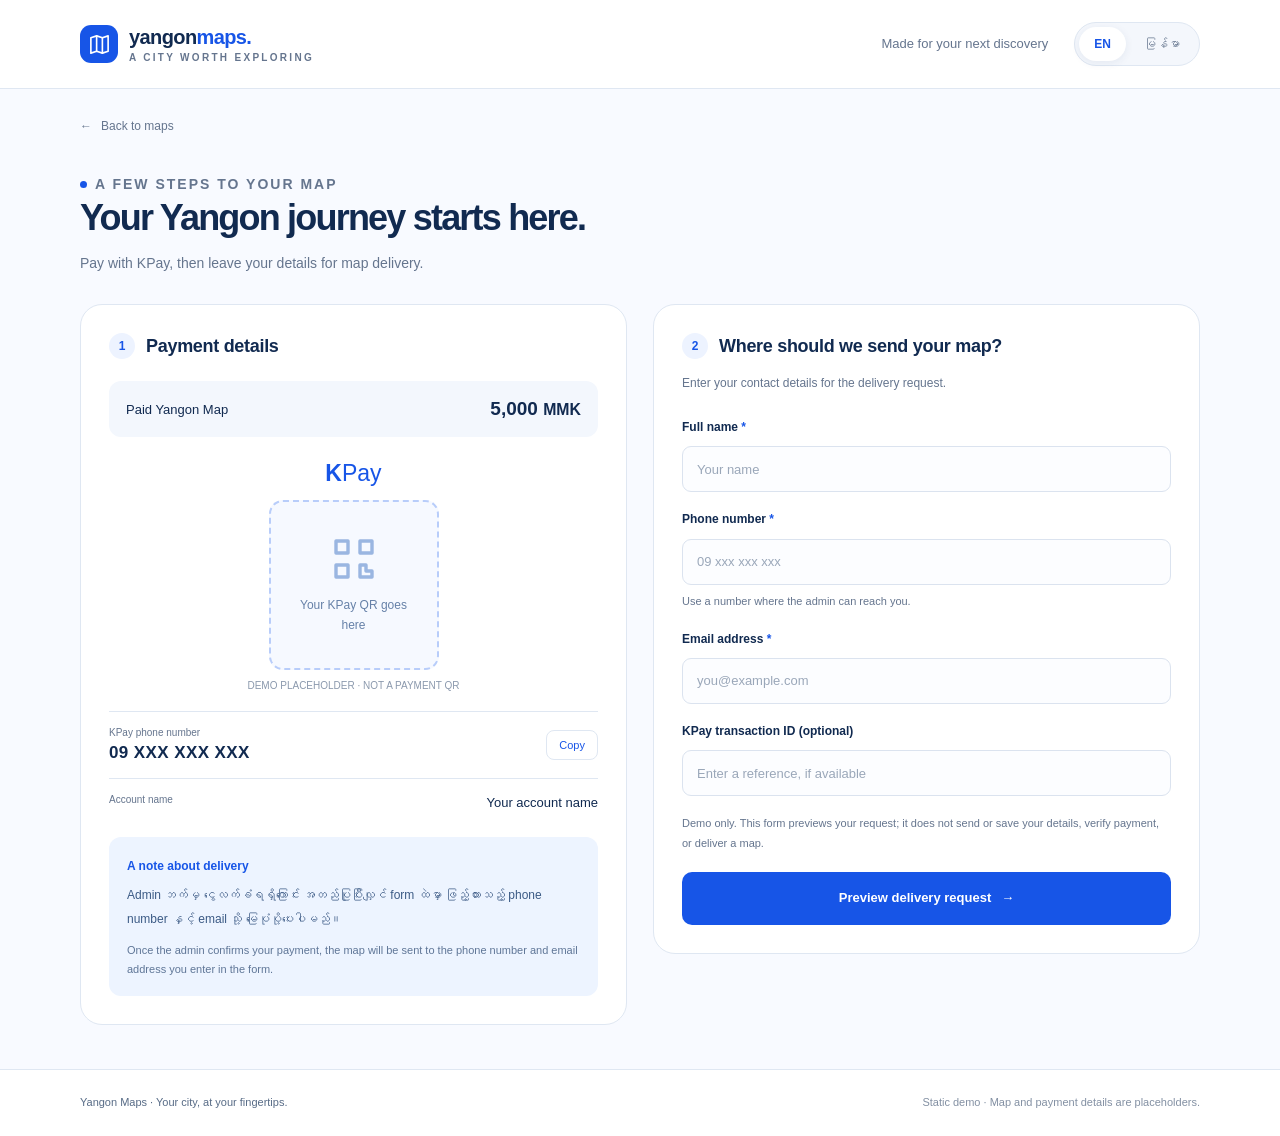
<file: checkout.html>
<!doctype html>
<html lang="en"><head><meta charset="utf-8"><meta name="viewport" content="width=device-width, initial-scale=1"><meta name="theme-color" content="#1755e7"><meta name="description" content="Explore the Yangon Maps static demo. Download a sample map or preview a KPay map purchase in English and Myanmar."><title>KPay checkout | Yangon Maps</title><link rel="icon" href="assets/favicon.svg" type="image/svg+xml"><link rel="stylesheet" href="styles.css"><script src="config.js" defer></script><script src="app.js" defer></script></head><body data-page="checkout"><header class="site-header"><div class="container header-inner"><a class="brand" href="index.html" aria-label="Yangon Maps home"><span class="brand-mark"><svg viewBox="0 0 24 24" fill="none" stroke="currentColor" stroke-width="1.7" stroke-linecap="round" stroke-linejoin="round" aria-hidden="true"><path d="m3 5 6-2 6 2 6-2v16l-6 2-6-2-6 2V5Z"/><path d="M9 3v16M15 5v16"/></svg></span><span>yangon<span style="color:var(--blue)">maps.</span><span class="brand-sub">A CITY WORTH EXPLORING</span></span></a><div class="header-right"><span data-i18n="headerNote" class="header-note">Made for your next discovery</span><div class="language-switch" role="group" aria-label="Website language"><button type="button" data-language="en" lang="en" aria-pressed="true">EN</button><button type="button" data-language="my" lang="my" aria-pressed="false">မြန်မာ</button></div></div></div></header><noscript><div class="noscript">Enable JavaScript for language switching and the checkout demo. You can <a href="assets/yangon-demo-map.svg" download>download the sample map here</a>.</div></noscript><main class="container"><a class="back-link" href="index.html"><span aria-hidden="true">←</span><span data-i18n="back">Back to maps</span></a><div class="page-heading"><p class="eyebrow" data-i18n="checkoutEyebrow">A FEW STEPS TO YOUR MAP</p><h1 data-i18n="checkoutTitle">Your Yangon journey starts here.</h1><p data-i18n="checkoutSubtitle">Pay with KPay, then leave your details for map delivery.</p></div><div class="checkout-grid"><section class="panel" aria-labelledby="payment-title"><h2 class="section-heading" id="payment-title"><span class="step">1</span><span data-i18n="paymentTitle" >Payment details</span></h2><div class="payment-summary"><span data-i18n="paidTitle" >Paid Yangon Map</span><strong><span data-price>5,000</span> <small>MMK</small></strong></div><div class="qr-area"><div class="kpay-brand">K<span>Pay</span></div><div class="qr-placeholder" id="qr-placeholder"><svg viewBox="0 0 24 24" fill="none" stroke="currentColor" stroke-width="1.7" stroke-linecap="round" stroke-linejoin="round" aria-hidden="true"><path d="M3 3h6v6H3zM15 3h6v6h-6zM3 15h6v6H3zM15 15h3v3h3v3h-6z"/></svg><span data-i18n="qrPlaceholder" >Your KPay QR goes here</span></div><img id="kpay-qr" class="qr-image" alt="KPay payment QR code" hidden><p class="demo-label" data-i18n="qrDemo" id="qr-demo">DEMO PLACEHOLDER · NOT A PAYMENT QR</p></div><div class="account-row"><div><small data-i18n="phoneLabel">KPay phone number</small><strong data-kpay-phone>09 XXX XXX XXX</strong></div><button type="button" class="copy-button" id="copy-phone" data-i18n="copy">Copy</button></div><div class="account-row"><small data-i18n="accountLabel">Account name</small><span data-kpay-name>Your account name</span></div><div class="notice"><span class="notice-title" data-i18n="noticeTitle">A note about delivery</span><p lang="my">Admin ဘက်မှ ငွေလက်ခံရရှိကြောင်း အတည်ပြုပြီးလျှင် form ထဲမှာ ဖြည့်ထားသည့် phone number နှင့် email သို့ မြေပုံပို့ပေးပါမည်။</p><p class="notice-en" id="notice-en">Once the admin confirms your payment, the map will be sent to the phone number and email address you enter in the form.</p></div><p class="sr-only" id="copy-status" role="status"></p></section><section class="panel" aria-labelledby="delivery-title"><h2 class="section-heading" id="delivery-title"><span class="step">2</span><span data-i18n="deliveryTitle" >Where should we send your map?</span></h2><p class="form-intro" data-i18n="formIntro">Enter your contact details for the delivery request.</p><form id="order-form"><div class="field"><label for="customer-name"><span data-i18n="nameLabel">Full name</span> <span class="required">*</span></label><input id="customer-name" name="name" type="text" autocomplete="name" maxlength="100" required placeholder="Your name" data-i18n-placeholder="namePlaceholder"></div><div class="field"><label for="customer-phone"><span data-i18n="customerPhone">Phone number</span> <span class="required">*</span></label><input id="customer-phone" name="phone" type="tel" inputmode="tel" autocomplete="tel" maxlength="24" required placeholder="09 xxx xxx xxx" aria-describedby="phone-help"><p class="field-help" id="phone-help" data-i18n="phoneHelp">Use a number where the admin can reach you.</p></div><div class="field"><label for="customer-email"><span data-i18n="emailLabel">Email address</span> <span class="required">*</span></label><input id="customer-email" name="email" type="email" autocomplete="email" maxlength="254" required placeholder="you@example.com"></div><div class="field"><label for="transaction"><span data-i18n="transactionLabel">KPay transaction ID (optional)</span></label><input id="transaction" name="transaction" type="text" maxlength="80" placeholder="Enter a reference, if available" data-i18n-placeholder="transactionPlaceholder"></div><p class="form-demo" data-i18n="formDemo">Demo only. This form previews your request; it does not send or save your details, verify payment, or deliver a map.</p><button class="button" type="submit"><span data-i18n="submit">Preview delivery request</span><span aria-hidden="true">→</span></button></form><div class="success-box" id="form-success" tabindex="-1" role="status" hidden><h3 data-i18n="successTitle">Your demo request is ready.</h3><p data-i18n="successBody">Your details passed validation. Nothing has been sent or saved. On a live website, the admin would review the payment before sending your map.</p><button type="button" class="copy-button" id="edit-details" style="margin-top:15px" data-i18n="edit">Edit details</button></div></section></div></main><footer class="site-footer"><div class="container footer-inner"><strong data-i18n="footerBrand">Yangon Maps · Your city, at your fingertips.</strong><span data-i18n="footerDemo">Static demo · Map and payment details are placeholders.</span></div></footer></body></html>
</file>
<file: styles.css>
@charset "UTF-8";
:root{--blue:#1755e7;--navy:#112a50;--muted:#65758e;--line:#dfe7f2;--light:#f3f7fd;--white:#fff;--radius:22px;font-family:Inter,-apple-system,BlinkMacSystemFont,"Segoe UI","Myanmar Text","Noto Sans Myanmar",sans-serif;color:var(--navy);background:#f8faff;font-synthesis:none}
*{box-sizing:border-box}body{margin:0}a{color:inherit;text-decoration:none}button,input{font:inherit}button,a,input{-webkit-tap-highlight-color:transparent}button{cursor:pointer}button:disabled{cursor:default}button,a,input{outline-offset:5px}:focus-visible{outline:3px solid #91b3ff}[hidden]{display:none!important}.container{width:min(1120px,calc(100% - 48px));margin:auto}.site-header{border-bottom:1px solid var(--line);background:rgba(255,255,255,.94)}.header-inner{min-height:88px;display:flex;align-items:center;justify-content:space-between;gap:16px}.brand{display:flex;align-items:center;gap:11px;font-weight:750;font-size:20px;letter-spacing:-.6px}.brand-mark{width:38px;height:38px;border-radius:11px;background:var(--blue);display:grid;place-items:center;color:white}.brand-mark svg{width:23px;height:23px}.brand-sub{font-size:10px;display:block;letter-spacing:2.3px;color:var(--muted);margin-top:3px;font-weight:600}.header-right{display:flex;align-items:center;gap:26px}.header-note{font-size:13px;color:var(--muted)}.language-switch{border:1px solid var(--line);border-radius:100px;background:#f4f7fc;padding:4px;display:flex;gap:3px}.language-switch button{border:0;background:transparent;border-radius:100px;padding:9px 15px;font-size:12px;font-weight:650;color:var(--muted);line-height:1.4}.language-switch button[aria-pressed=true]{background:white;color:var(--blue);box-shadow:0 2px 8px #18376713}.intro{padding:52px 0 32px;display:flex;justify-content:space-between;align-items:flex-end;gap:28px}.eyebrow{font-size:11px;font-weight:750;letter-spacing:2px;text-transform:uppercase;color:var(--blue);margin:0 0 14px;display:flex;align-items:center;gap:8px}.eyebrow:before{content:"";width:7px;height:7px;background:var(--blue);border-radius:50%}h1{font-size:clamp(30px,4.6vw,50px);letter-spacing:-1.8px;line-height:1.14;margin:0;font-weight:700}h1 span{color:var(--blue)}.intro-copy{max-width:300px;color:var(--muted);font-size:14px;line-height:1.8;margin:0 0 3px}.cards{display:grid;grid-template-columns:1fr 1fr;gap:26px}.map-card{border:1px solid var(--line);border-radius:var(--radius);overflow:hidden;background:white;box-shadow:0 8px 30px #203e7005}.map-card.premium{border-color:#b8cdfa}.map-preview{height:227px;position:relative;overflow:hidden;background:#eef4fa;border-bottom:1px solid var(--line)}.map-preview>img{width:100%;height:100%;object-fit:cover;object-position:50% 48%;display:block}.map-preview.paid-preview{background:#dbe8ff}.paid-preview>img{filter:saturate(1.5);transform:scale(1.08)}.preview-tag{position:absolute;left:20px;top:19px;background:white;border:1px solid #e6edf6;border-radius:7px;padding:7px 10px;font-size:10px;letter-spacing:1.2px;font-weight:750;color:#4d6683;box-shadow:0 2px 8px #203e7006}.preview-tag.blue{color:var(--blue)}.map-caption{position:absolute;right:15px;bottom:12px;color:#496585;background:#ffffffde;padding:5px 8px;font-size:9px;border-radius:5px}.pin{position:absolute;top:92px;left:48%;width:37px;height:37px;border:4px solid white;background:var(--blue);box-shadow:0 5px 16px #1954c94d;border-radius:50% 50% 50% 0;transform:rotate(-45deg)}.pin:after{content:"";position:absolute;inset:9px;background:white;border-radius:50%}.pin.second{top:145px;left:68%;width:27px;height:27px;border-width:3px}.pin.second:after{inset:6px}.card-content{padding:27px 28px 26px}.card-heading{display:flex;justify-content:space-between;align-items:center;gap:10px}.card-heading h2{font-size:23px;letter-spacing:-.6px;margin:0}.price{font-size:22px;font-weight:750;white-space:nowrap;letter-spacing:-.6px}.price small{font-size:10px;color:var(--muted);letter-spacing:.5px;font-weight:650}.card-description{font-size:13px;color:var(--muted);line-height:1.8;margin:12px 0 18px;min-height:46px}.features{list-style:none;padding:0;margin:0 0 23px;display:grid;gap:10px;font-size:12px;color:#4a607c}.features li{display:flex;align-items:center;gap:9px}.check{color:var(--blue);font-size:14px}.button{display:flex;align-items:center;justify-content:center;gap:10px;border:1px solid transparent;background:var(--blue);color:white;padding:15px 18px;border-radius:10px;font-size:13px;font-weight:650;min-height:49px;transition:background .18s,transform .18s;width:100%;line-height:1.6}.button:hover{background:#1046c7;transform:translateY(-1px)}.button.secondary{background:#edf3ff;color:var(--blue);border-color:#d7e4ff}.button.secondary:hover{background:#e2ecff}.button svg{width:17px;height:17px;flex-shrink:0}.button .arrow{margin-left:auto}.card-footnote{text-align:center;margin:12px 0 0;color:#7e8ca0;font-size:10px;line-height:1.7}.info-strip{display:flex;justify-content:center;gap:42px;margin:32px 0 46px;color:var(--muted);font-size:12px;flex-wrap:wrap}.info-strip span{display:flex;align-items:center;gap:8px}.info-strip svg{width:17px;height:17px;color:var(--blue)}.site-footer{border-top:1px solid var(--line);padding:23px 0;background:white}.footer-inner{display:flex;justify-content:space-between;gap:16px;color:#8390a3;font-size:11px;line-height:1.8}.footer-inner strong{color:#576b86;font-weight:500}.back-link{display:inline-flex;gap:9px;align-items:center;color:var(--muted);font-size:12px;margin:30px 0 26px}.back-link:hover{color:var(--blue)}.page-heading{margin-bottom:28px}.page-heading h1{font-size:36px}.page-heading p{font-size:14px;color:var(--muted);margin:13px 0 0;line-height:1.8}.checkout-grid{display:grid;grid-template-columns:1fr 1fr;gap:26px;align-items:start;margin-bottom:44px}.panel{border:1px solid var(--line);border-radius:var(--radius);padding:28px;background:white}.section-heading{display:flex;align-items:center;gap:11px;font-size:18px;margin:0 0 22px;letter-spacing:-.3px}.step{display:grid;place-items:center;flex-shrink:0;width:26px;height:26px;border-radius:50%;background:#edf3ff;color:var(--blue);font-size:12px}.payment-summary{display:flex;justify-content:space-between;align-items:center;background:var(--light);border-radius:12px;padding:17px;font-size:13px}.payment-summary strong{font-size:19px}.qr-area{display:flex;flex-direction:column;align-items:center;margin:23px 0 20px}.kpay-brand{font-weight:800;font-size:23px;color:var(--blue);margin-bottom:13px}.kpay-brand span{font-weight:500}.qr-placeholder{width:170px;height:170px;display:flex;flex-direction:column;justify-content:center;align-items:center;gap:12px;text-align:center;border:2px dashed #b8cdfa;border-radius:14px;padding:20px;background:#f6f9ff;color:#6681a8;font-size:12px;line-height:1.7}.qr-placeholder svg{width:48px;height:48px;stroke:#9ab6e1}.qr-image{width:190px;height:190px;object-fit:contain;border:1px solid var(--line);border-radius:12px;padding:8px}.demo-label{font-size:10px;color:#8b99ad;margin:10px 0 0}.account-row{padding:15px 0;display:flex;align-items:center;justify-content:space-between;gap:14px;border-top:1px solid var(--line);font-size:13px}.account-row small{display:block;font-size:10px;color:var(--muted);margin-bottom:5px}.account-row strong{font-size:17px;letter-spacing:.4px}.copy-button{padding:8px 12px;border:1px solid var(--line);background:white;color:var(--blue);border-radius:8px;font-size:11px}.notice{background:#edf4ff;color:#3b5a85;border-radius:12px;padding:17px 18px;font-size:12px;line-height:2;margin:12px 0 0}.notice-title{display:block;font-weight:700;color:var(--blue);margin-bottom:5px}.notice p{margin:0}.notice .notice-en{margin-top:10px;color:#5f7697;line-height:1.7;font-size:11px}.form-intro{font-size:12px;color:var(--muted);line-height:1.8;margin:-8px 0 22px}.field{margin-bottom:17px}.field label{display:block;font-size:12px;font-weight:600;margin-bottom:9px;line-height:1.7}.required{color:var(--blue)}.field input{width:100%;border:1px solid #dbe3ef;border-radius:9px;padding:13px 14px;background:#fcfdff;color:var(--navy);font-size:13px;min-height:46px}.field input::placeholder{color:#9aa7b9}.field input:focus{border-color:var(--blue)}.field-help{font-size:11px;line-height:1.8;color:var(--muted);margin:7px 0 0}.form-demo{font-size:11px;line-height:1.8;color:var(--muted);margin:18px 0}.success-box{background:#edf4ff;border:1px solid #c5d9ff;border-radius:12px;padding:20px;margin-top:20px}.success-box h3{font-size:17px;margin:0 0 10px}.success-box p{font-size:12px;line-height:1.9;margin:0;color:#4a658b}.download-main{min-height:calc(100vh - 170px)}.download-panel{max-width:550px;text-align:center;margin:10px auto 65px;padding:40px}.download-icon{width:64px;height:64px;border-radius:50%;background:#edf3ff;color:var(--blue);display:grid;place-items:center;margin:0 auto 22px}.download-icon svg{width:28px;height:28px}.download-panel h1{font-size:29px;letter-spacing:-.8px}.download-panel>p{font-size:13px;line-height:1.9;color:var(--muted);margin:17px 0 23px}.download-thumbnail{width:100%;height:140px;object-fit:cover;border-radius:12px;border:1px solid var(--line);margin-bottom:23px}.text-link{display:inline-block;font-size:12px;color:var(--blue);margin-top:21px;text-decoration:underline;text-underline-offset:4px}.sr-only{position:absolute;width:1px;height:1px;padding:0;margin:-1px;overflow:hidden;clip:rect(0,0,0,0);white-space:nowrap;border:0}html[lang=my] h1{font-size:clamp(28px,3.6vw,40px);line-height:1.7;letter-spacing:0}html[lang=my] h2{line-height:1.8;font-size:20px;letter-spacing:0}html[lang=my] .eyebrow{letter-spacing:0;line-height:1.8}html[lang=my] .intro-copy,html[lang=my] .card-description{line-height:2}html[lang=my] .features{line-height:1.9}html[lang=my] .intro{align-items:center}html[lang=my] .section-heading{font-size:17px}.noscript{padding:15px;text-align:center;background:#edf3ff;color:var(--navy);font-size:13px}
@media(max-width:760px){.container{width:calc(100% - 32px)}.header-inner{min-height:76px}.header-note{display:none}.brand{font-size:18px}.brand-sub{font-size:8px}.language-switch button{padding:8px 11px}.intro{display:block;padding:33px 0 25px}.intro-copy{max-width:400px;margin-top:18px;font-size:13px}h1{font-size:37px}.cards,.checkout-grid{grid-template-columns:1fr;gap:22px}.map-preview{height:215px}.card-content{padding:24px}.info-strip{gap:16px 24px;margin:26px 0 32px;font-size:11px}.footer-inner{flex-direction:column;gap:5px}.page-heading h1{font-size:31px}.panel{padding:24px}.download-panel{margin-top:0;padding:30px 23px}.checkout-grid{margin-bottom:30px}.header-right{gap:0}.card-description{min-height:0}.page-heading p{font-size:13px}}@media(prefers-reduced-motion:reduce){*{transition:none!important}}
.card-heading{flex-wrap:wrap}
@media(max-width:380px){.brand-sub{display:none}.brand{font-size:16px;gap:8px}.brand-mark{width:32px;height:32px}.language-switch button{padding:7px 9px}.header-inner{gap:8px}.card-content,.panel{padding:20px}.card-heading h2{font-size:21px}}
</file>
